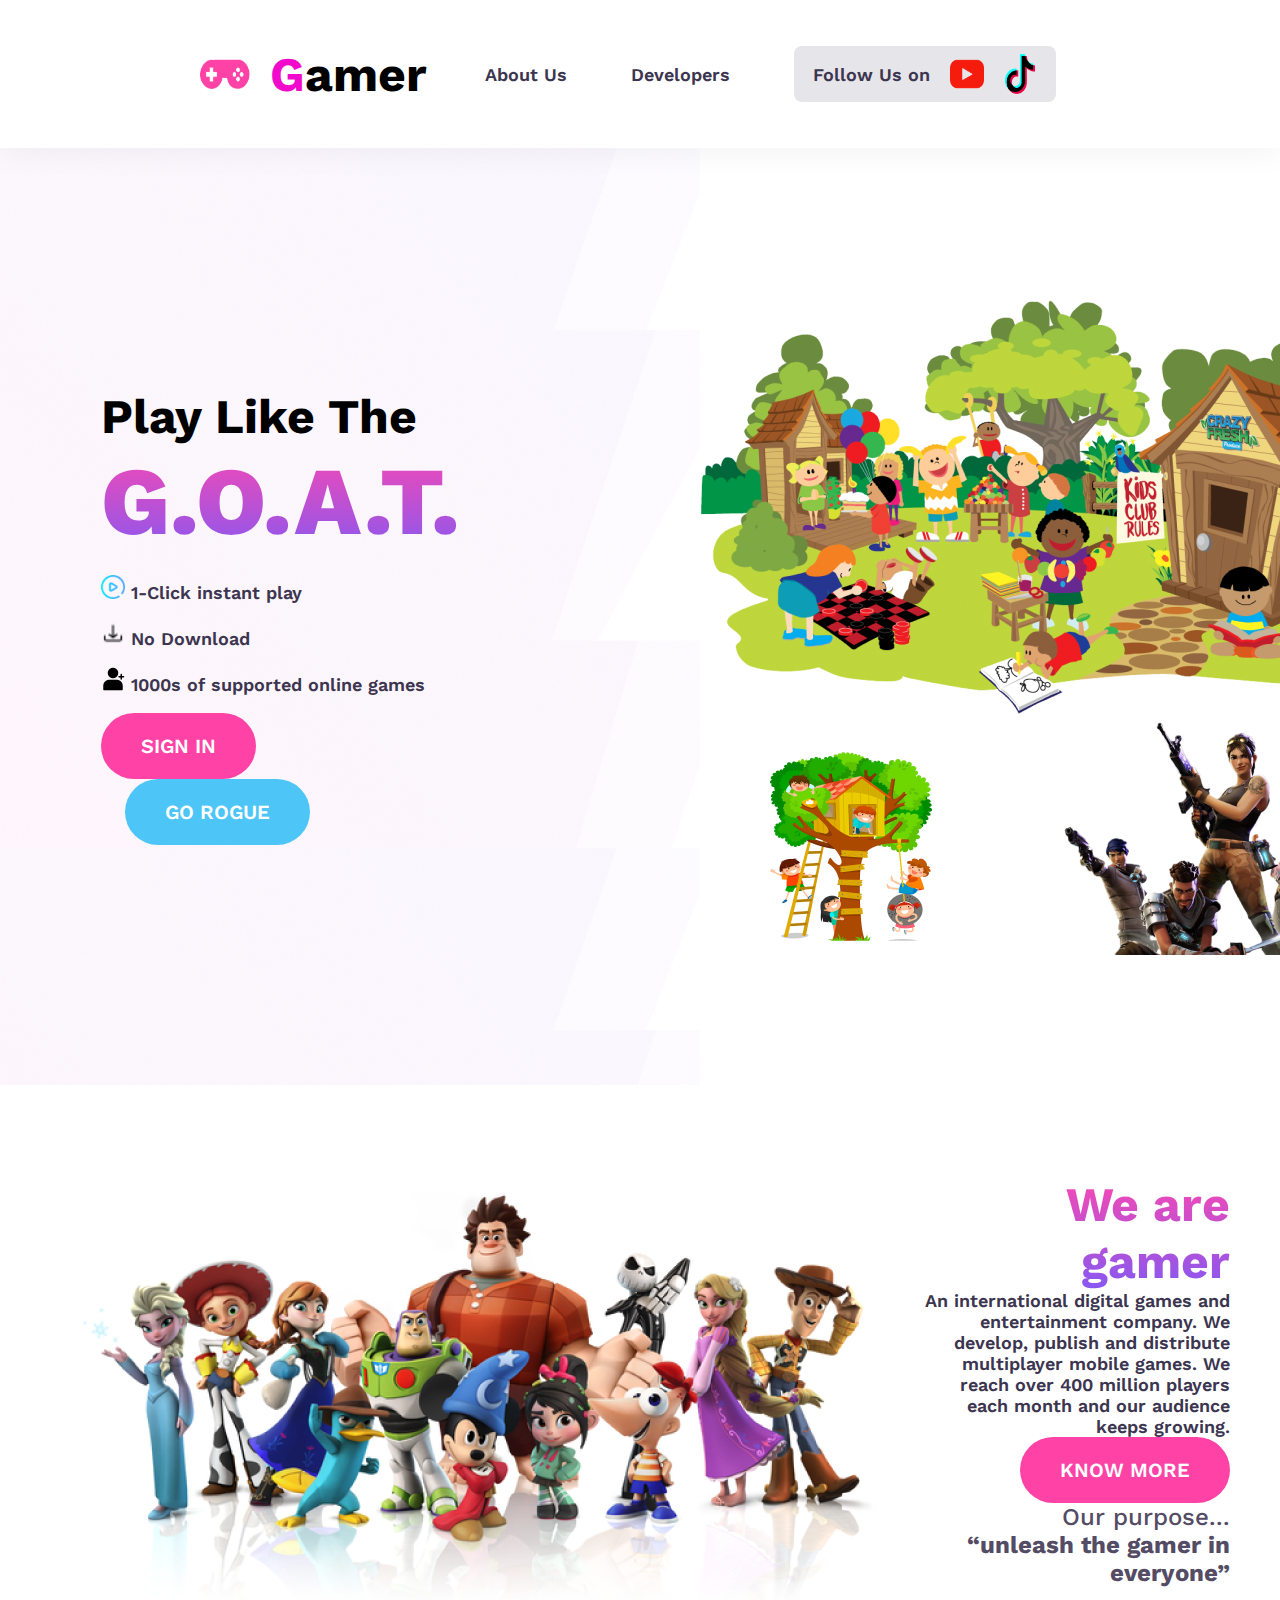
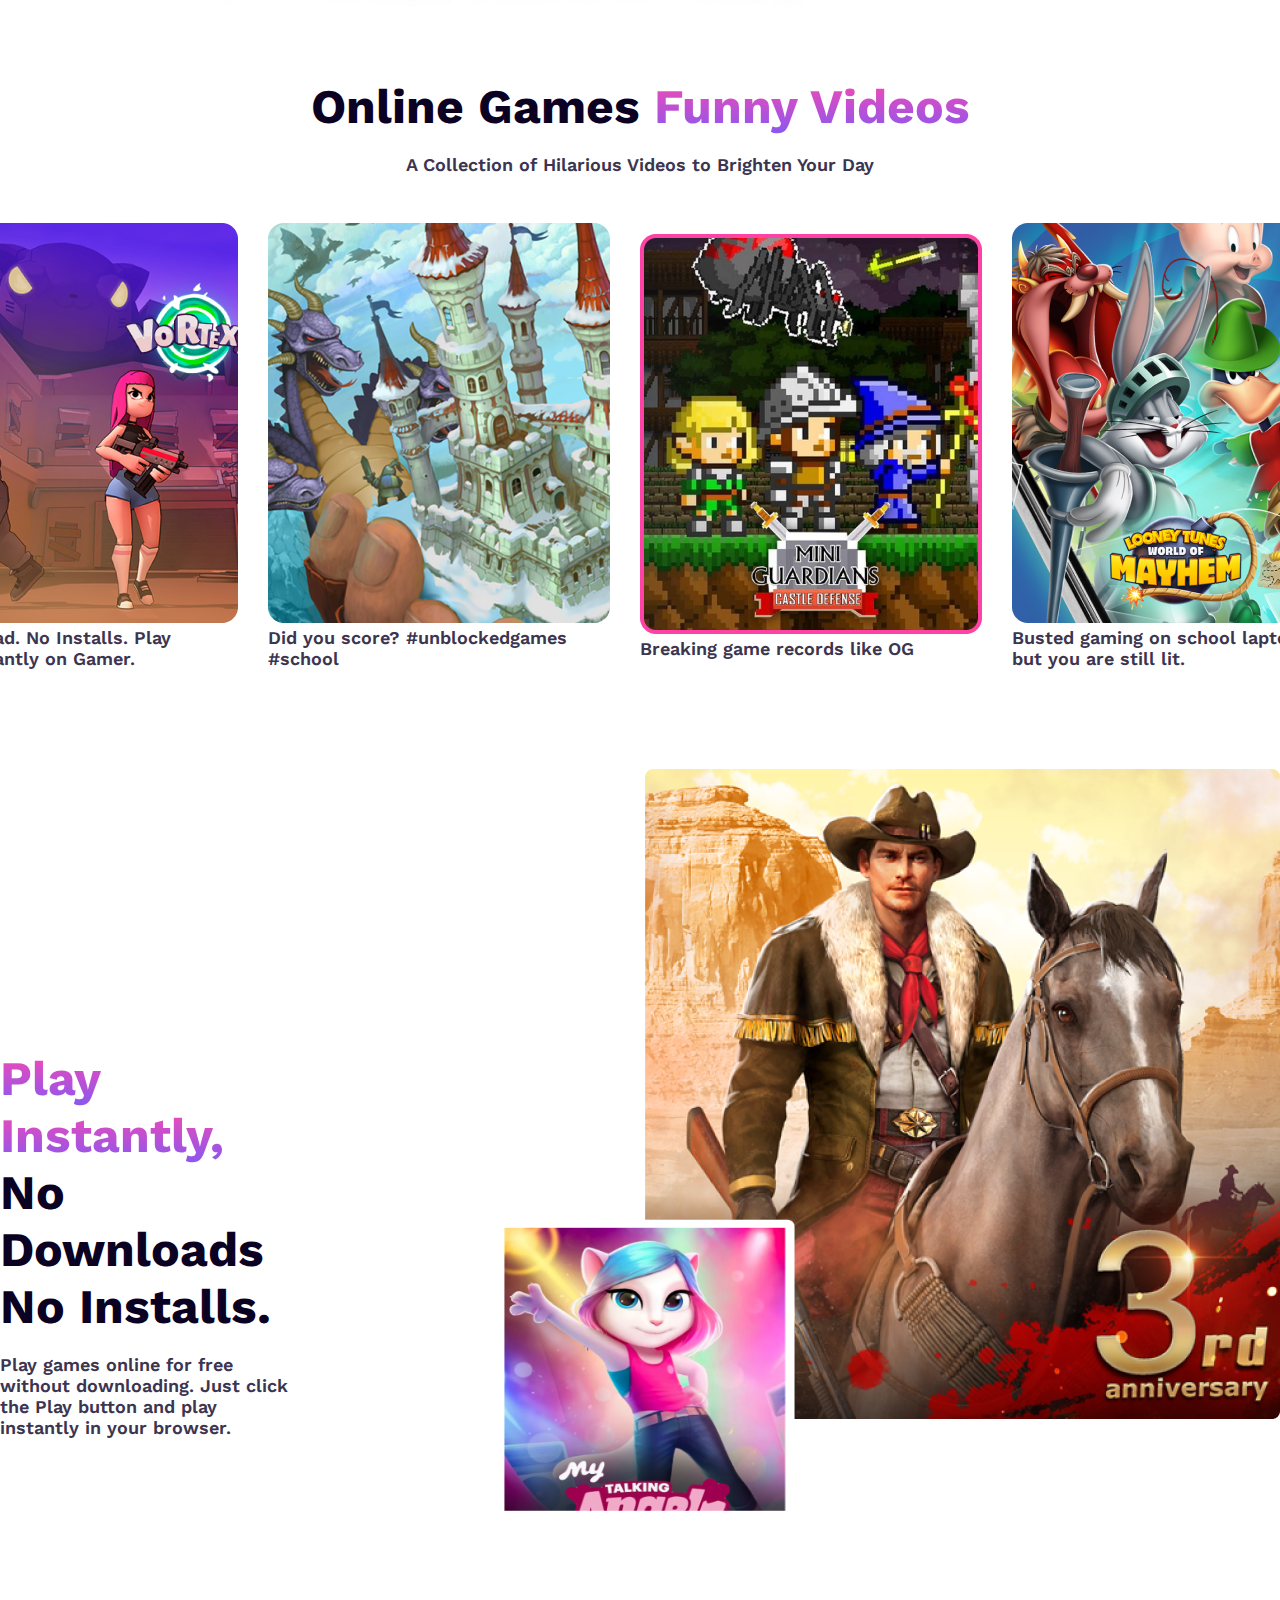
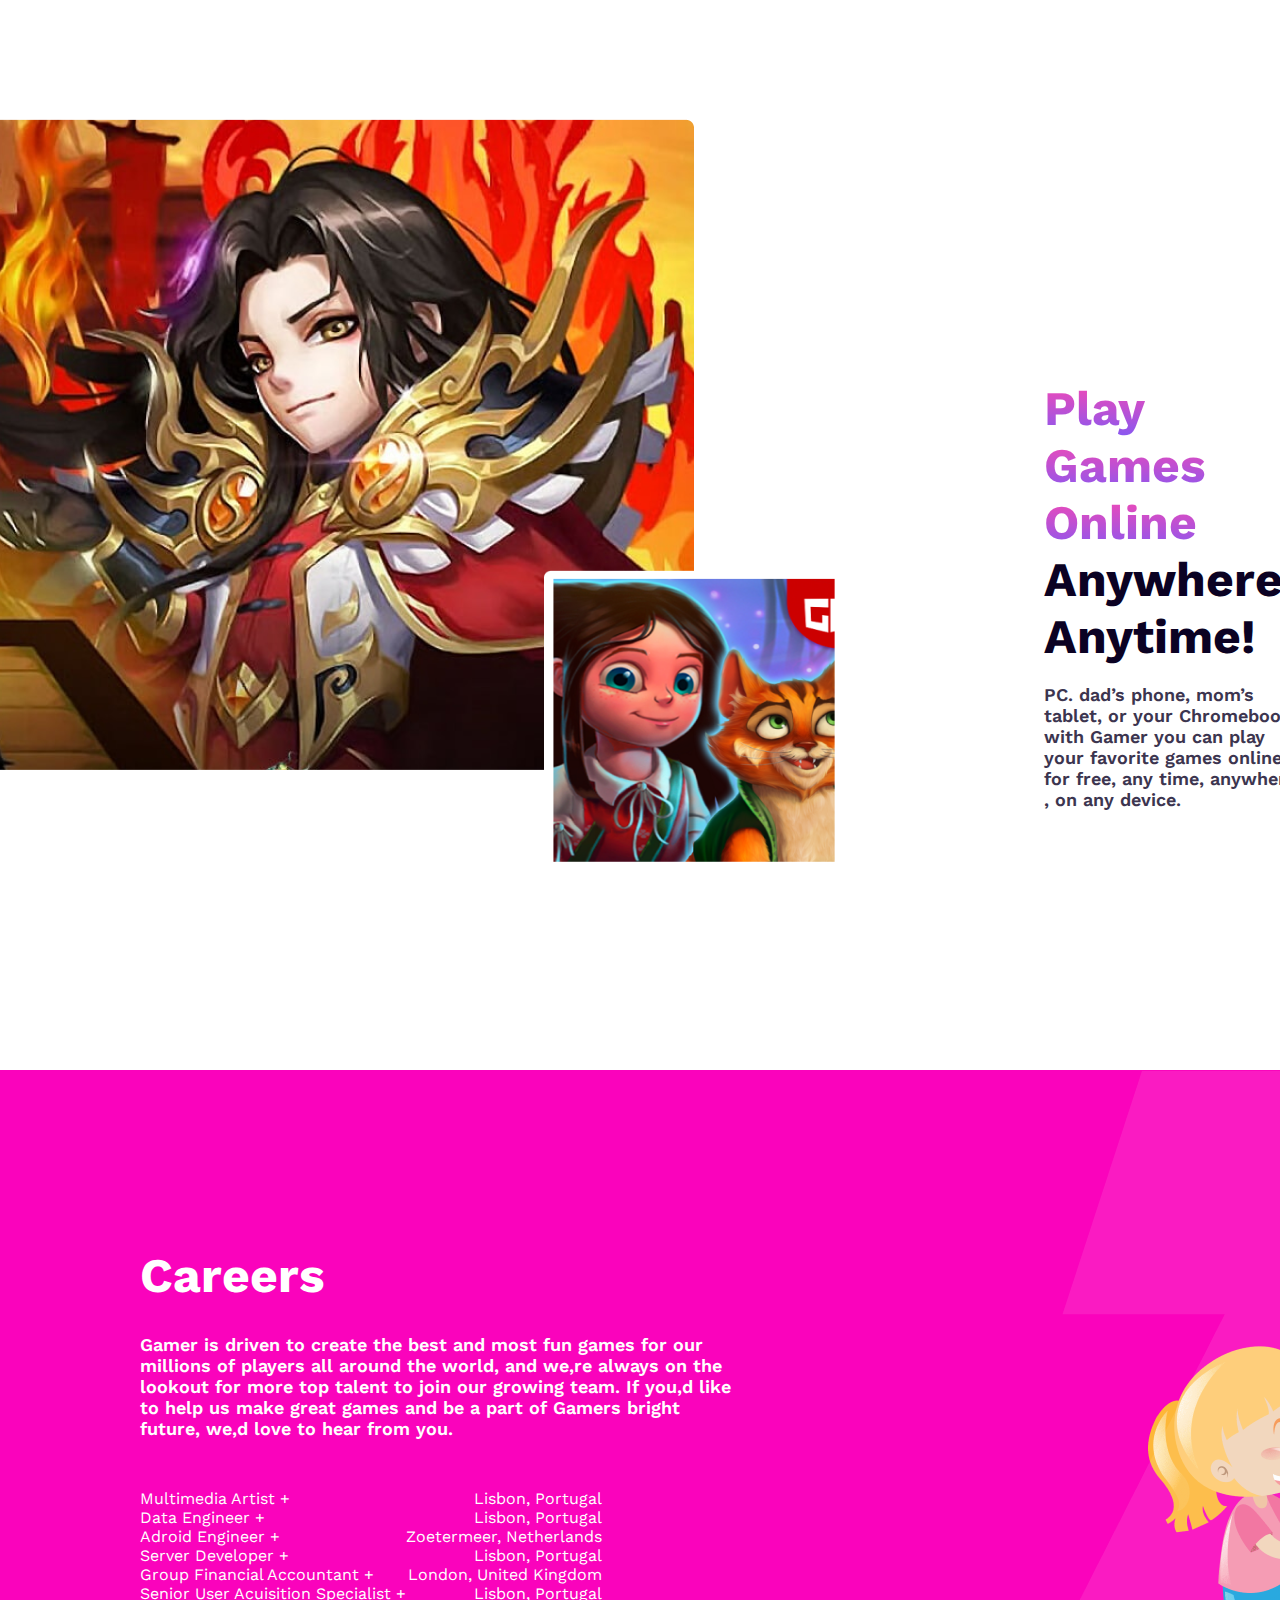
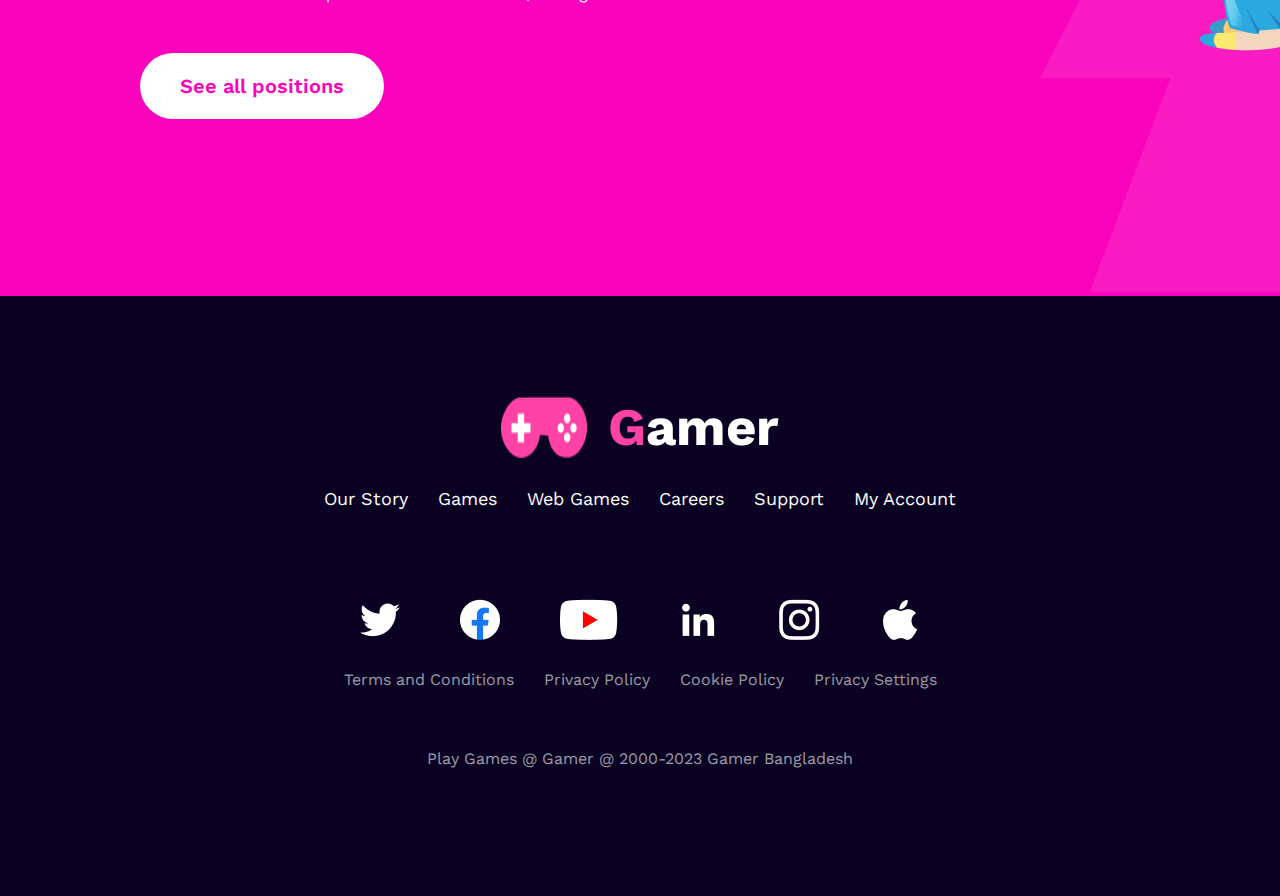
<file: gamePage.html>
<!DOCTYPE html>
<html lang="en">
  <head>
    <meta charset="UTF-8" />
    <meta name="viewport" content="width=device-width, initial-scale=1.0" />
    <link rel="stylesheet" href="/gameStyle/gameStyle.css" />
    <link rel="preconnect" href="https://fonts.googleapis.com" />
    <link rel="preconnect" href="https://fonts.gstatic.com" crossorigin />
    <link
      href="https://fonts.googleapis.com/css2?family=Lato:ital,wght@0,300;0,400;0,900;1,400&family=Open+Sans:wght@400;700;800&family=The+Nautigal:wght@700&family=Work+Sans:wght@400;500;600;800&display=swap"
      rel="stylesheet"
    />
    <title>Game Zone Home Page</title>
  </head>
  <body>
    <header>
      <nav>
        <div class="navContainer">
          <div class="navLogo">
            <img src="/images/Frame.png" alt="logo image" />
            <h3 class="title"><span>G</span>amer</h3>
          </div>
          <div class="navLink">
            <ul class="navList">
              <li><a class="paragraph" href="">About Us</a></li>
              <li><a class="paragraph" href="">Developers</a></li>
            </ul>
            <div class="navSocial">
              <p class="paragraph">Follow Us on</p>
              <img src="/images/youtube.png" alt="" />
              <img src="/images/tik-tok.png" alt="" />
            </div>
          </div>
        </div>
      </nav>

      <div class="headContainer">
        <div class="leftSide">
          <h2 class="title">Play Like The</h2>
          <h1>G.O.A.T.</h1>
          <p class="paragraph">
            <img class="leftSideimg" src="/images/play.png" alt="" /> 1-Click
            instant play
          </p>
          <p class="paragraph">
            <img class="leftSideimg" src="/images/download.png" alt="" /> No Download
          </p>
          <p class="paragraph">
            <img class="leftSideimg" src="/images/add-contact.png" alt="" /> 1000s of
            supported online games
          </p>
          <div class="button">
            <button class="buttonMain">SIGN IN</button>
            <button class="headButton">GO ROGUE</button>
          </div>
        </div>
        <div class="rightSide">
          <img class="headRig" src="/images/Group 18.png" alt="" />
        </div>
      </div>
    </header>
    <main>
      <div class="mainContainer">
        <div class="leftSideM">
          <img src="/images/pngwing 4.png" alt="" />
        </div>
        <div>
          <h3 class="colorTitle">We are gamer</h3>
          <p class="paragraph">
            An international digital games and entertainment company. We develop, publish and distribute multiplayer mobile games. We reach over 400 million players each month and our audience keeps growing.
          </p>
          <button class="buttonMain">KNOW MORE</button>
          <p class="gamerDis">Our purpose... <br>
            <b>“unleash the gamer in everyone”</b></p>
        </div>
      </div>
      <div class="onlineGameContainer">
        <div class="onlineGame">
            <h3 class="blackTitle">
                Online Games <span class="colorTitle">Funny Videos</span>
            </h3>

            <p class="paragraph">A Collection of Hilarious Videos to Brighten Your Day
            </p>
           
        </div>
      </div>

      
      <div class="topGameContainer">
        <div class="topGame">
            <div class="topGameList">
                <img src="/images/Rectangle 4.png" alt="">
                <p class="topGamePara">No Download. No Installs. Play games Instantly on Gamer.</p>
            </div>
       
      

            
            <div class="topGameList">
                <img src="/images/Rectangle 5.png" alt="">
                <p class="topGamePara">Did you score? #unblockedgames #school</p>
            </div>
       
      


            <div class="topGameList">
                <img src="/images/Rectangle 7.png" alt="">
                <p class="topGamePara">Breaking game records like OG</p>
            
            </div>
     

            <div class="topGameList">   
            <img src="/images/Rectangle 6.png" alt="">
            <p class="topGamePara">Busted gaming on school laptop, but you are still lit.</p>
            <div>
      
            </div>
      </div>
      <br>
    

      </section>
    </main>
    <section class="playSection">
        <div class="playLeft">

            <p class="blackTitle"><span class="colorTitle">Play Instantly,</span><br>
                No Downloads <br>
                No Installs.</p>
                <p class="paragraph playPara">Play games online for free without downloading. Just click the Play button and play instantly in your browser.</p>
        </div>
        <div class="plarRignt">

                <img class="playFixt" src="/images/Rectangle 55.png" alt="">
                <img class="floating" src="/images/Rectangle 66.png" alt="">

        </div>
    </section>
    <section class="flotingContainer2">
        <div class="floting2">
            <img class="flotingImg1" src="/images/Rectangle 67.png" alt="">
            <img class="flotingImg2" src="/images/Rectangle 78.png" alt="">
        </div>
        <div class="flotingRight2">
            <h3 class="blackTitle">
               <span class="colorTitle"> Play Games <br> Online </span> Anywhere,<br> Anytime!
            </h3>
            <p class="paragraph">PC. dad’s phone, mom’s tablet, or your Chromebook, with Gamer you can play your favorite games online for free, any time, anywhere , on any device.</p>
        </div>


    </section>
    <section class="pinkContainer">
        <div class="pinkSection">
            <h2 class="colorWhite">Careers</h2>
            <p class="whiteDis">Gamer is driven to create the best and most fun games for our millions of players all around the world, and we,re always on the lookout for more top talent to join our growing team. If you,d like to help us make great games and be a part of Gamers bright future, we,d love to hear from you.</p>

            <div class="pinkMiddleLeft">
                <div><p>Multimedia Artist +<br>
                    Data Engineer +<br>
                    Adroid Engineer +<br>
                    Server Developer +<br>
                    Group Financial Accountant +<br>
                    Senior User Acuisition Specialist +</p></div>

                    <div>                
                        <p class="pinkMiddleRight">Lisbon, Portugal<br>
                        Lisbon, Portugal<br>
                        Zoetermeer, Netherlands<br>
                        Lisbon, Portugal<br>
                        London, United Kingdom<br>
                        Lisbon, Portugal</p></div>
            </div>
            <button class="pinkButton">
                See all positions
            </button>
            </div>
            <div>
                <img src="/images/Group 65.png" alt="">
            </div>
    </section>
    <footer class="footerContainer">
        <div class="footerSection">
            <div class="logoTitle">
                <img src="/images/Frame.png" alt="">
                <h3 class="whiteLogo"><span class="titleG">G</span>amer</h3>
            </div>

        </div>
        <div class="store">
            <p class="storePara">Our Story</p>
            <p class="storePara">Games</p>
            <p class="storePara">Web Games</p>
            <p class="storePara">Careers</p>
            <p class="storePara">Support</p>
            <p class="storePara">My Account</p>
        </div>
        
        
        <div class="footerIcon">
          <img src="/images/twitter 1.png" alt="">
          <img src="/images/facebook 1.png" alt="">
          <img src="/images/Group 49.png" alt="">
          <img src="/images/linkedin 1 (1).png" alt="">
          <img src="/images/instagram 1.png" alt="">
          <img src="/images/apple 1.png" alt="">
        </div>

        <div class="privacy">
          <p>Terms and Conditions </p>
          <p>Privacy Policy</p>
          <p>Cookie Policy</p>
          <p>Privacy Settings</p>
        </div>
          <p class="privacy">Play Games @ Gamer @ 2000-2023 Gamer Bangladesh</p>
    </footer>
  </body>
</html>
</file>
<file: gameStyle/gameStyle.css>
/* Public style */
* {
  padding: 0px;
  margin: 0px;
}
* {
  font-family: "Lato", sans-serif;
  font-family: "Open Sans", sans-serif;
  font-family: "The Nautigal", cursive;
  font-family: "Work Sans", sans-serif;
}
.paragraph {
  font-size: 18px;
  color: #3c354f;
  font-weight: 600;
  max-width: 600px;
}
.title {
  font-size: 48px;
}
.colorTitle {
  background: linear-gradient(180deg, #f948b2 0%, #8758f1 100%);
  background-clip: text;
  -webkit-background-clip: text;
  -webkit-text-fill-color: transparent;
  font-size: 48px;
  font-weight: 700;
}
.blackTitle {
  color: #0b0223;
  font-size: 48px;
  font-weight: 700;
}
.buttonMain {
  border-radius: 48px;
  background: var(--linear, linear-gradient(90deg, #ff42a5 0%, #ff42a5 100%));
  display: inline-flex;
  padding: 21px 40px;
  align-items: flex-start;
  gap: 10px;
  font-size: 20px;
  font-weight: 600;
  color: #fff;
  border: 0px;
}
/* Nav design */
.navContainer {
  display: flex;
  justify-content: space-between;
  padding: 44px 200px;
  background: #fff;
  box-shadow: 0px 4px 30px 0px rgba(0, 0, 0, 0.05);

  height: 60px;
}
.navLogo {
  display: flex;
  align-items: center;
}
.navLogo img {
  margin-right: 20px;
  width: 86.041px;
  height: 30px;
}
.navLink {
  display: flex;
  align-items: center;
}
.navSocial {
  display: flex;
  justify-content: space-evenly;
  align-items: center;
  border-radius: 8px;
  background: rgba(11, 2, 35, 0.1);
  width: 262px;
  height: 56px;
  margin-right: 24px;
}
.navContact {
  list-style: none;
}
nav img {
  max-width: 50px;
  width: 33.916px;
  height: 40px;
}
.navContainer li,
a {
  list-style: none;
  text-decoration: none;
  margin-right: 32px;
}
.navList {
  display: flex;
  align-items: center;
}

.navContainer span {
  color: rgb(241, 10, 203);
}
/* head section  */
.headButton {
  background-color: #4ec5f7;
  display: inline-flex;
  padding: 21px 40px;
  align-items: flex-start;
  gap: 10px;
  font-size: 20px;
  font-weight: 600;
  color: #fff;
  border: 0px;
  border-radius: 48px;
  margin-left: 24px;
}
.button {
  margin-right: 24px;
  justify-content: center;
  margin-top: 18px;
}
.headContainer {
  display: flex;
  align-items: center;
  justify-content: center;
  align-items: center;
}
.leftSide {
  background-image: url(/images/Group\ 14.png);
  padding: 240px;
}
.headContainer h1 {
  background: linear-gradient(180deg, #f948b2 0%, #8758f1 100%);
  ground-clip: text;
  -webkit-background-clip: text;
  -webkit-text-fill-color: transparent;
  font-size: 6rem;
  font-weight: 800;
}
.leftSideimg {
  width: 24px;
  height: 24px;
}
.leftSide p {
  margin-top: 18px;
}
/* Main section */
.mainContainer {
  display: flex;
  align-items: center;
  justify-content: space-between;
  text-align: right;
  margin: 50px;
}
.gamerDis {
  color: #534c64;
  font-size: 24px;
  font-weight: 500;
}
.onlineGame {
  display: flex;
  flex-direction: column;
  align-items: center;
}
.topGame {
  display: flex;
  justify-content: center;
  align-items: center;
  margin: 0px auto;
  gap: 30px;
  margin-top: 48px;
}
.topGamePara {
  font-size: 18px;
  color: #3c354f;
  font-weight: 600;
  max-width: 300px;
}
.blackTitle {
  margin-bottom: 19px;
}
.playSection {
  display: flex;
  align-items: center;
  justify-content: center;
  margin-top: 100px;
  gap: 200px;
}
.plarRignt {
  display: flex;
  flex-direction: column;
}
.playFixt {
  padding-left: 150px;
}
.floating {
  height: 300px;
  width: 300px;
  position: relative;
  bottom: 200px;
}
.flotingContainer2 {
  display: flex;
  align-items: center;
  justify-content: center;
  gap: 200px;
}
.floting2 {
  display: flex;
  flex-direction: column;
  align-items: flex-end;
}
.flotingImg2 {
  width: 300px;
  height: 300px;
}
.flotingImg1 {
  padding-right: 150px;
}
.flotingImg2 {
  position: relative;
  bottom: 200px;
}
.colorWhite {
  color: white;
  font-size: 48px;
  font-weight: 700;
  margin-bottom: 30px;
}
.whiteDis {
  font-size: 18px;
  color: #ffffff;
  font-weight: 600;
  max-width: 600px;
}
.pinkContainer {
  background-color: rgb(250, 3, 188);
}
.pinkButton {
  border-radius: 48px;
  background: #fff;
  display: inline-flex;
  padding: 21px 40px;
  align-items: flex-start;
  gap: 10px;
  font-size: 20px;
  font-weight: 600;
  color: rgb(250, 3, 188);
  border: 0px;
}
.pinkContainer {
  display: flex;
  align-items: center;
  justify-content: space-between;
}
.pinkSection {
  margin-left: 140px;
  max-width: 900px;
}
.pinkMiddleLeft {
  display: flex;
  width: 1200px;
  margin-bottom: 50px;
  margin-top: 50px;
  color: white;
}
.pinkMiddleRight {
  text-align: right;
}
/* Footer secton */
.footerContainer {
  background-color: #0b0223;
  margin-top: 100px;
  padding-top: 100px;
  height: 500px;
  display: flex;
  flex-direction: column;
  align-items: center;
  margin: 0px auto;
}
.logoTitle {
  display: flex;
  font-size: 45px;
  font-weight: 700;
  justify-content: center;
  color: white;
  gap: 20px;
}
.titleG{
    color: #ff42a5;
}
.storePara{
  color: white;
  font-size: 18px;
}
.store{
  display: flex;
  justify-content: center;
  margin-top: 30px;
  gap: 30px;
  margin-bottom: 30px;
  padding-bottom: 30px;
}
.footerIcon{
  display: flex;
  justify-content: center;
  gap: 60px;
  margin-top: 30px;
  margin-top: 30px;
}
.privacy
{
  display: flex;
  justify-content: center;
  margin-top: 30px;
  gap: 30px;
  margin-bottom: 30px;
  color: rgba(255, 255, 255, 0.60);
}
@media screen and (max-width:576px){
  .navContainer,
  .navLink ,
  .navList,
  .mainContainer
  {
    flex-direction: column;
  }
  .headContainer{
    flex-direction: column-reverse;
    align-items: center;
    justify-content: center;
    text-align: center;
  }
  .navContainer{

    margin-top: 20px;
    justify-content: center;
  }
  .navLink,
  .navSocial{
    margin-top: 20px;
  }
  .navList{
    gap: 20px;
  }
  .headRightSideImg{
    width: 300PX;
    align-items: center;
    margin-top: 60px;

  }
 
}
</file>
